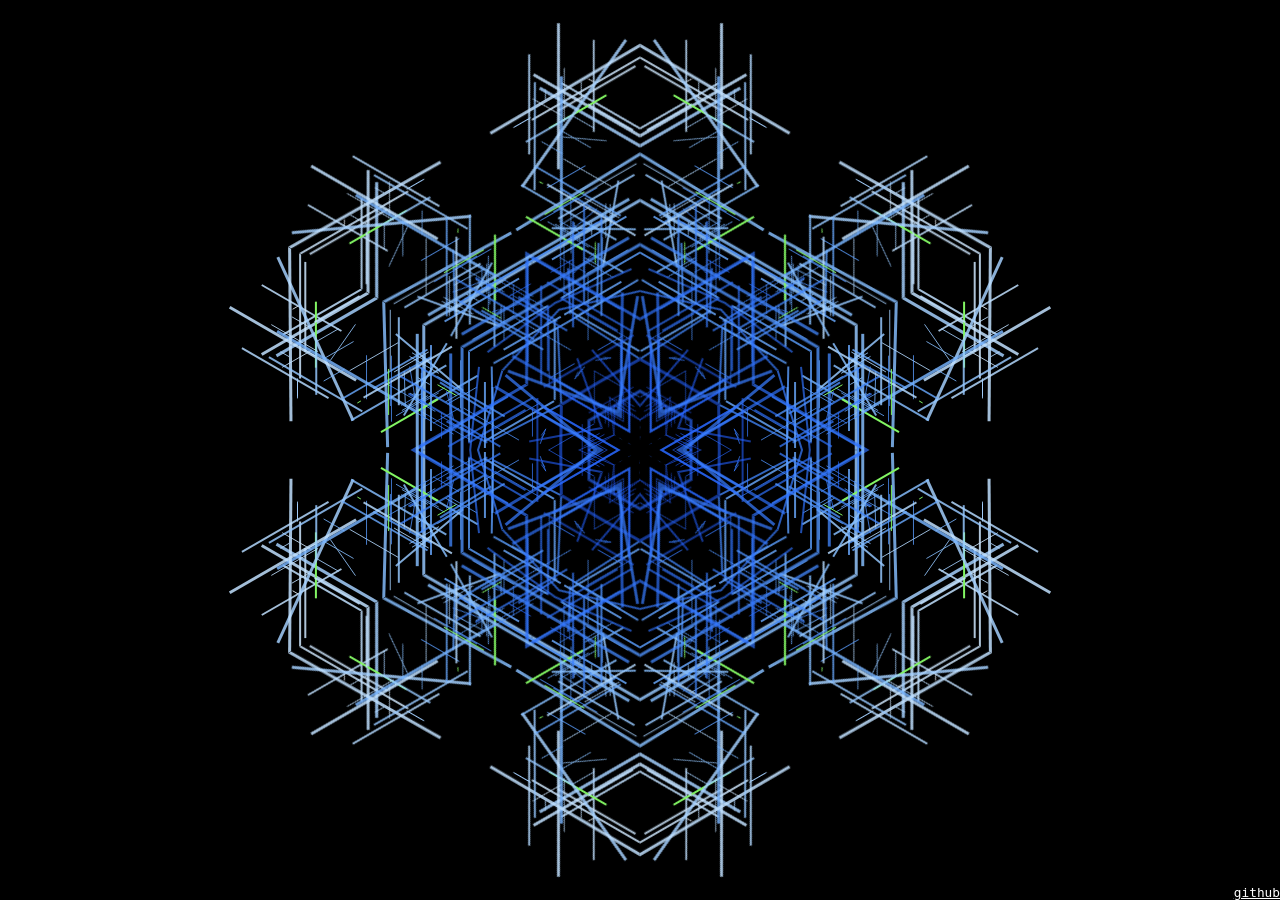
<file: docs/index.html>
<!DOCTYPE html>
<html lang="de">
<head>
    <meta charset="utf-8">
    <meta http-equiv="X-UA-Compatible" content="IE=edge">
    <meta name="viewport" content="width=device-width, initial-scale=1">
    <!-- The above 3 meta tags *must* come first in the head; any other head content must come *after* these tags -->
    <title>gen-89</title>

    <!--
    <link href="style.css" rel="stylesheet" type="text/css"/>
    --->
<link href="bundle-main-bbf4716bcf16621b5f6a.css" rel="stylesheet"></head>
<body>
<canvas id="screen">
    <p>
        Your browser has no support for canvas elements.
    </p>
</canvas>
<div id="ui"></div>
<a class="github" href="https://github.com/fforw/gen-89">github</a>
<script defer src="bundle-vendors-f8f19113e457f53d0185.js"></script><script defer src="bundle-main-bbf4716bcf16621b5f6a.js"></script></body>
</html>
</file>
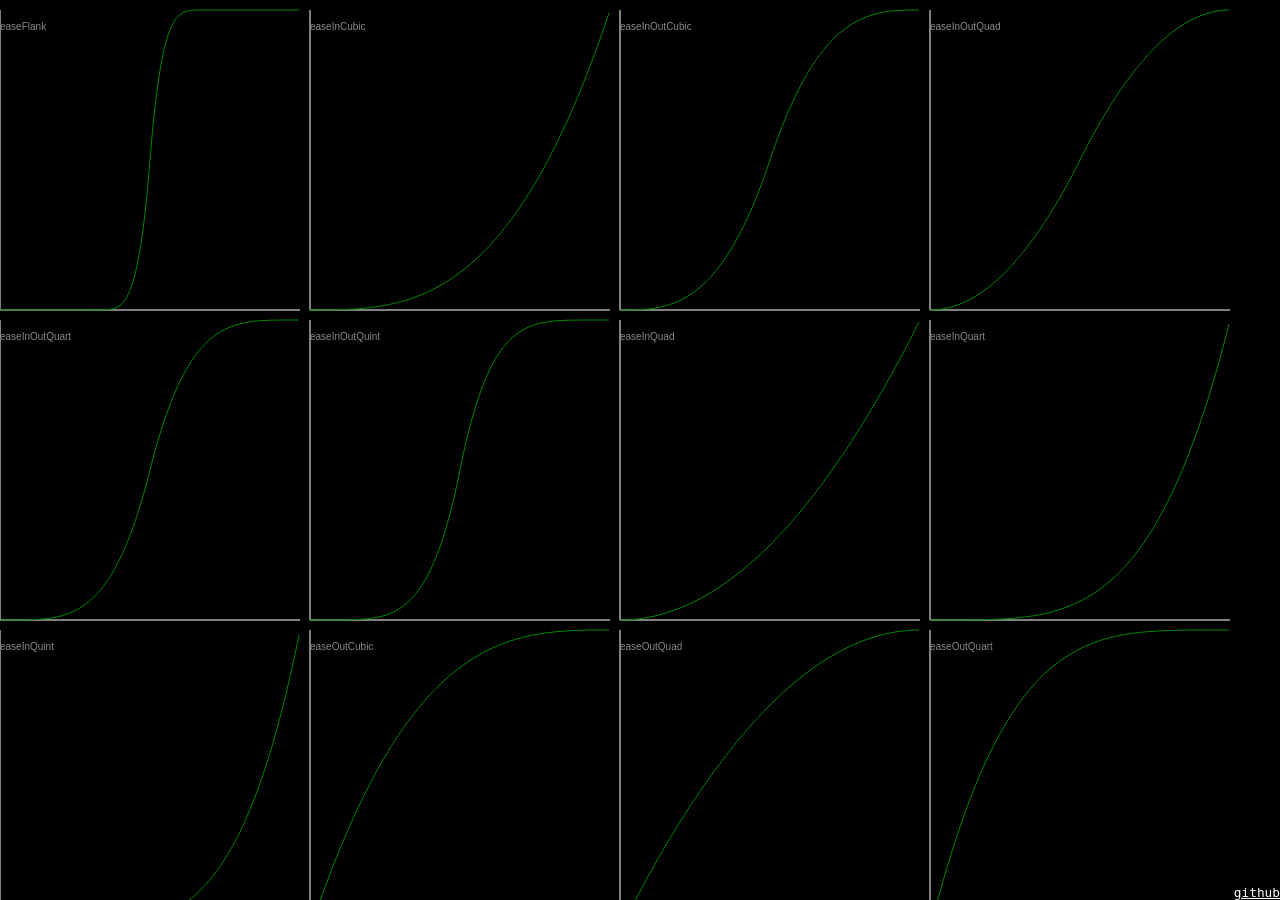
<file: docs/test.html>
<!DOCTYPE html>
<html lang="de">
<head>
    <meta charset="utf-8">
    <meta http-equiv="X-UA-Compatible" content="IE=edge">
    <meta name="viewport" content="width=device-width, initial-scale=1">
    <!-- The above 3 meta tags *must* come first in the head; any other head content must come *after* these tags -->
    <title>gen-89</title>

    <!--
    <link href="style.css" rel="stylesheet" type="text/css"/>
    --->
<link href="bundle-test-c9e12bb15a44c9649679.css" rel="stylesheet"></head>
<body>
<canvas id="screen">
    <p>
        Your browser has no support for canvas elements.
    </p>
</canvas>
<div id="ui"></div>
<a class="github" href="https://github.com/fforw/gen-89">github</a>
<script defer src="bundle-vendors-f8f19113e457f53d0185.js"></script><script defer src="bundle-test-c9e12bb15a44c9649679.js"></script></body>
</html>
</file>
<file: docs/bundle-main-bbf4716bcf16621b5f6a.css>
/*!*****************************************************************!*\
  !*** css ./node_modules/css-loader/dist/cjs.js!./src/style.css ***!
  \*****************************************************************/
body
{
    overflow: hidden;
    margin: 0;
    padding: 0;
    background-color: #444;
    color: #ccc;
}

#screen
{
    position: absolute;
    left:0;
    top:0;
}


.github
{
    position: absolute;
    bottom: 0px;
    right: 0px;
    background: #000;
    color: #fff;
    font-family: monospace;
    font-size: 0.8rem;
}


/*# sourceMappingURL=bundle-main-bbf4716bcf16621b5f6a.css.map*/
</file>
<file: docs/bundle-test-c9e12bb15a44c9649679.css>
/*!*****************************************************************!*\
  !*** css ./node_modules/css-loader/dist/cjs.js!./src/style.css ***!
  \*****************************************************************/
body
{
    overflow: hidden;
    margin: 0;
    padding: 0;
    background-color: #444;
    color: #ccc;
}

#screen
{
    position: absolute;
    left:0;
    top:0;
}


.github
{
    position: absolute;
    bottom: 0px;
    right: 0px;
    background: #000;
    color: #fff;
    font-family: monospace;
    font-size: 0.8rem;
}


/*# sourceMappingURL=bundle-test-c9e12bb15a44c9649679.css.map*/
</file>
